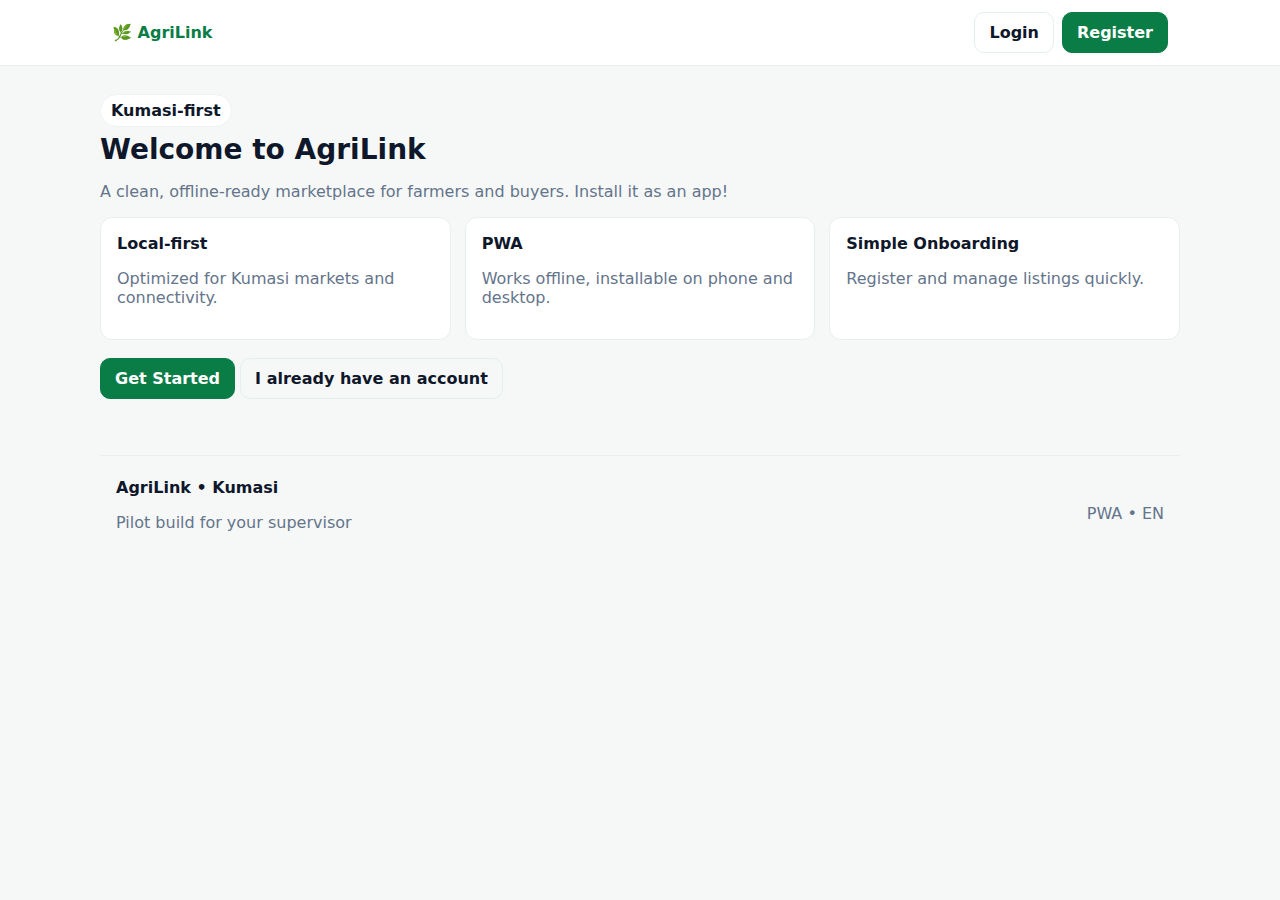
<file: index.html>
<!doctype html>
<html lang="en">
<head>
  <meta charset="utf-8"/>
  <meta name="viewport" content="width=device-width,initial-scale=1"/>
  <title>AgriLink • Kumasi</title>
  <meta name="theme-color" content="#0a7d47">
  <link rel="manifest" href="./manifest.json">
  <link rel="stylesheet" href="./style.css">
</head>
<body>
  <header class="nav">
    <div class="container row">
      <a class="brand" href="./index.html">🌿 AgriLink</a>
      <div style="display:flex;gap:8px">
        <a class="btn" href="./login.html">Login</a>
        <a class="btn primary" href="./register.html">Register</a>
      </div>
    </div>
  </header>

  <main class="container hero">
    <span class="badge">Kumasi-first</span>
    <h1>Welcome to AgriLink</h1>
    <p class="muted">A clean, offline-ready marketplace for farmers and buyers. Install it as an app!</p>
    <div class="grid cols-3" style="margin-top:16px">
      <div class="card"><strong>Local-first</strong><p class="muted">Optimized for Kumasi markets and connectivity.</p></div>
      <div class="card"><strong>PWA</strong><p class="muted">Works offline, installable on phone and desktop.</p></div>
      <div class="card"><strong>Simple Onboarding</strong><p class="muted">Register and manage listings quickly.</p></div>
    </div>
    <div style="margin-top:18px">
      <a class="btn primary" href="./register.html">Get Started</a>
      <a class="btn" href="./login.html">I already have an account</a>
    </div>
  </main>

  <footer class="footer container">
    <div><strong>AgriLink • Kumasi</strong><p class="muted">Pilot build for your supervisor</p></div>
    <div class="muted">PWA • EN</div>
  </footer>

  <div id="toast" class="toast"></div>
  <script src="./main.js" defer></script>
</body>
</html>
</file>
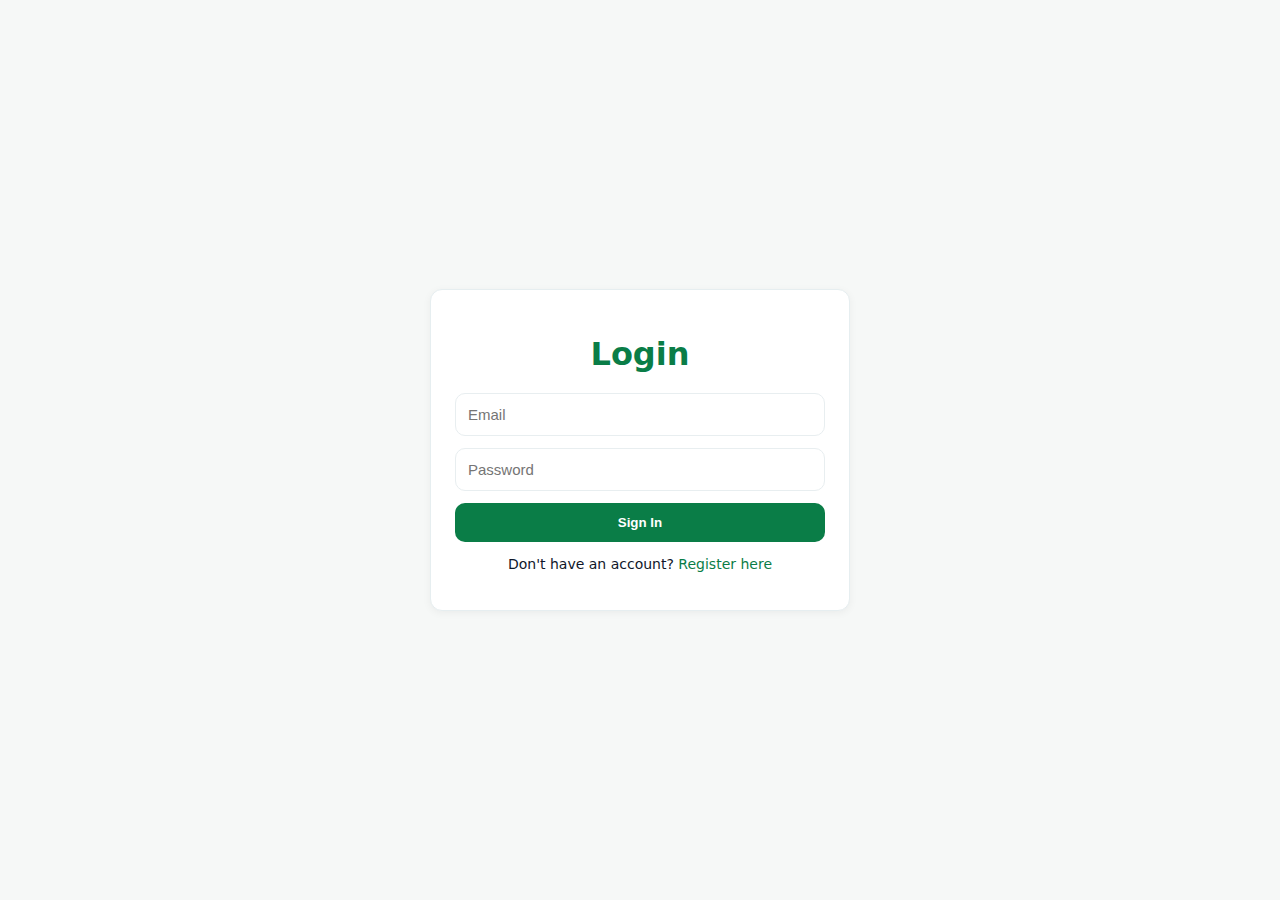
<file: dashboard.html>
<!doctype html>
<html lang="en">
<head>
  <meta charset="utf-8"/>
  <meta name="viewport" content="width=device-width,initial-scale=1"/>
  <title>Dashboard • AgriLink</title>
  <meta name="theme-color" content="#0a7d47">
  <link rel="manifest" href="./manifest.json">
  <link rel="stylesheet" href="./style.css">
</head>
<body>
  <header class="nav">
    <div class="container row">
      <a class="brand" href="./index.html">🌿 AgriLink</a>
      <div style="display:flex;gap:8px">
        <span id="whoami" class="muted"></span>
        <a class="btn" href="#" id="logoutBtn">Logout</a>
      </div>
    </div>
  </header>

  <main class="container">
    <h2>Dashboard</h2>
    <p class="muted">Add your farm products (stored locally for demo; later we connect PHP/MySQL).</p>

    <div class="card">
      <h3>New Product</h3>
      <form id="productForm" class="auth-card" style="box-shadow:none;border:none;padding:0;max-width:none">
        <input id="pName" type="text" placeholder="Product name (e.g., Tomatoes)" required>
        <textarea id="pDesc" rows="3" placeholder="Short description"></textarea>
        <input id="pPrice" type="number" min="0" step="0.01" placeholder="Price (GHS)" required>
        <input id="pImage" type="file" accept="image/*">
        <button type="submit">Add Product</button>
      </form>
    </div>

    <div class="card" style="margin-top:14px">
      <h3>My Products</h3>
      <table class="table">
        <thead><tr><th>Image</th><th>Name</th><th>Price (GHS)</th><th>Description</th><th>Action</th></tr></thead>
        <tbody id="productsTbody"></tbody>
      </table>
    </div>
  </main>

  <div id="toast" class="toast"></div>
  <script src="./main.js" defer></script>
</body>
</html>
</file>
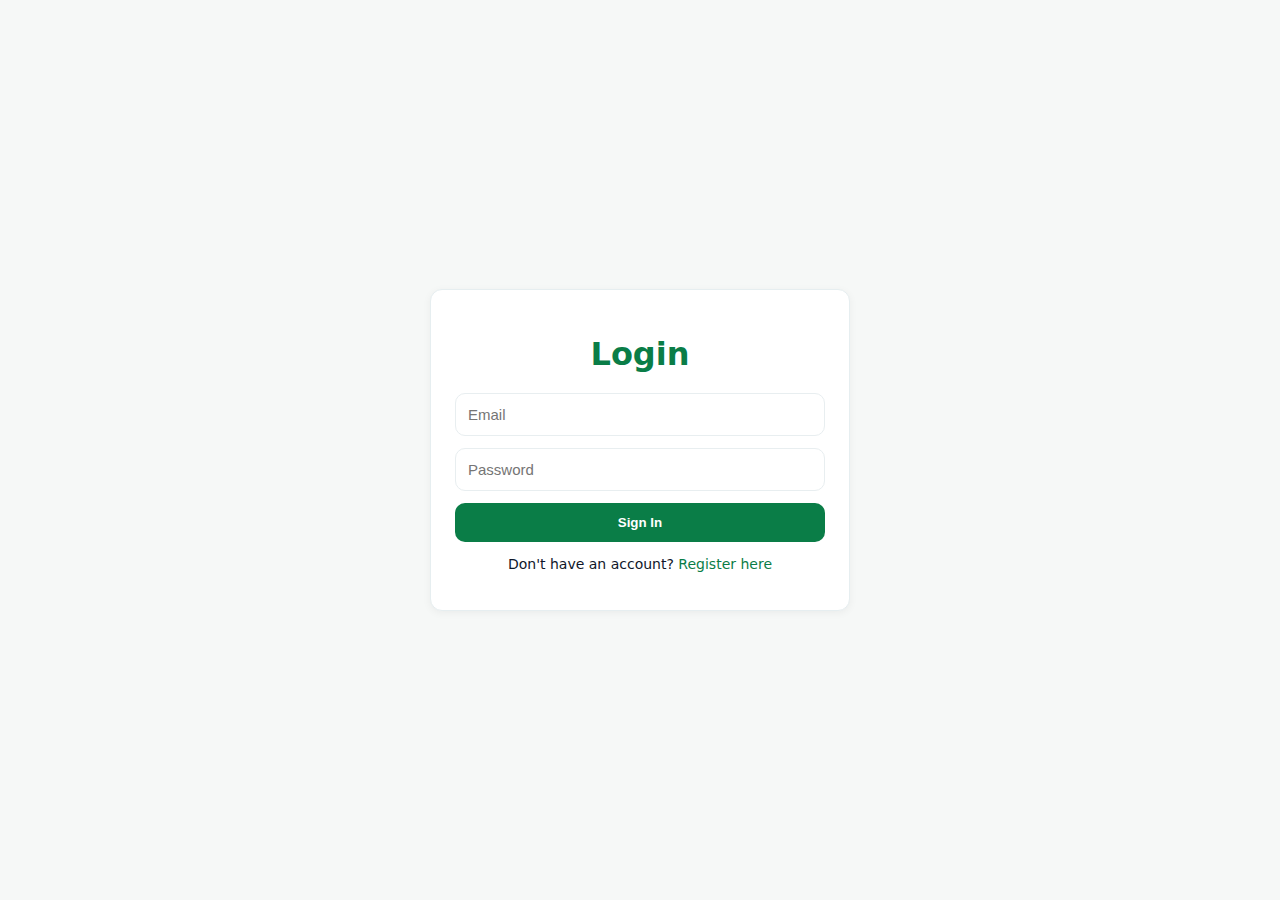
<file: login.html>
<!doctype html>
<html lang="en">
<head>
  <meta charset="utf-8"/>
  <meta name="viewport" content="width=device-width,initial-scale=1"/>
  <title>Login • AgriLink</title>
  <meta name="theme-color" content="#0a7d47">
  <link rel="manifest" href="./manifest.json">
  <link rel="stylesheet" href="./style.css">
</head>
<body class="auth-page">
  <div class="auth-card">
    <h1>Login</h1>
    <form id="loginForm">
      <input id="loginEmail" type="email" placeholder="Email" required>
      <input id="loginPassword" type="password" placeholder="Password" required>
      <button type="submit">Sign In</button>
    </form>
    <p>Don't have an account? <a href="./register.html">Register here</a></p>
  </div>
  <script src="./main.js" defer></script>
</body>
</html>
</file>
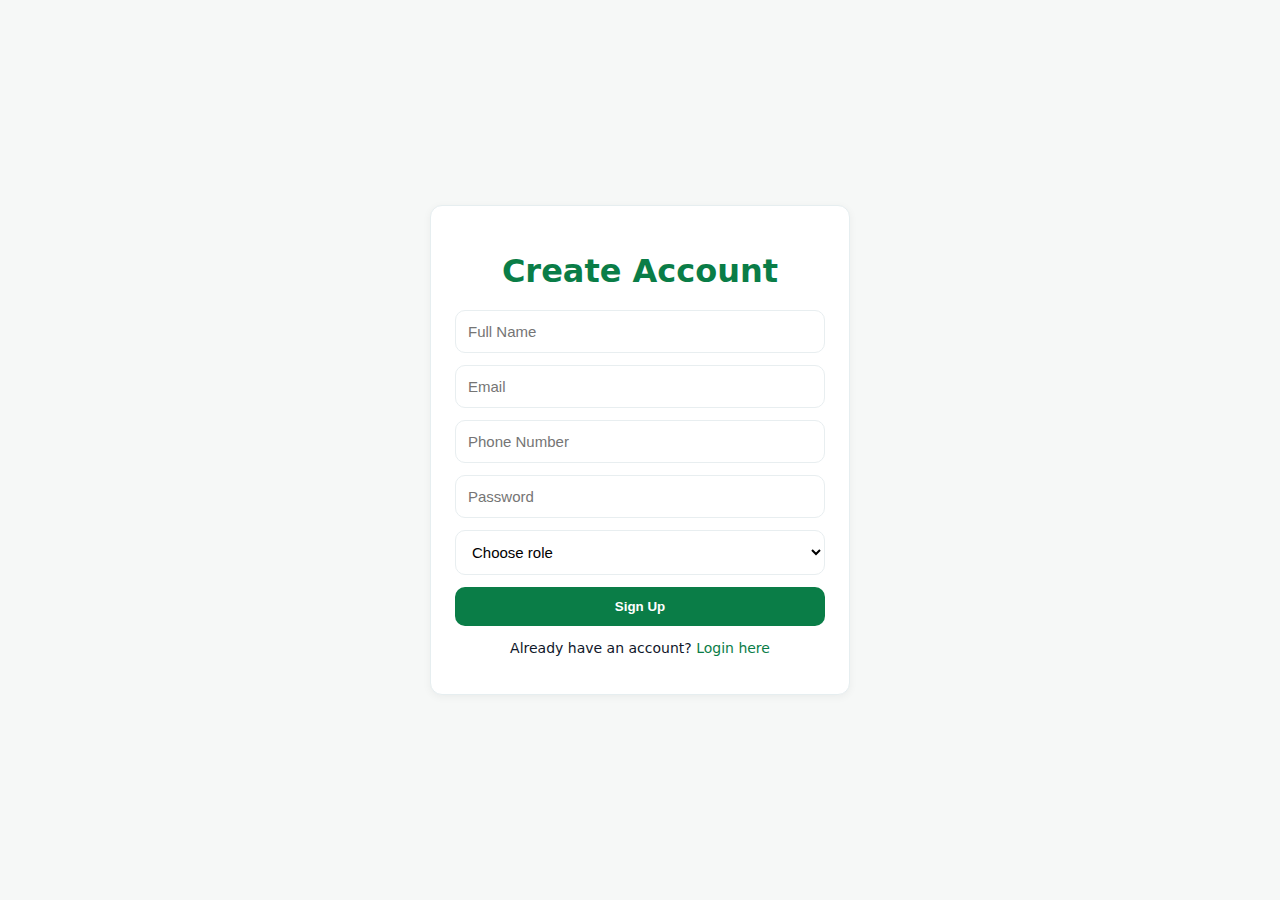
<file: register.html>
<!doctype html>
<html lang="en">
<head>
  <meta charset="utf-8"/>
  <meta name="viewport" content="width=device-width,initial-scale=1"/>
  <title>Register • AgriLink</title>
  <meta name="theme-color" content="#0a7d47">
  <link rel="manifest" href="./manifest.json">
  <link rel="stylesheet" href="./style.css">
</head>
<body class="auth-page">
  <div class="auth-card">
    <h1>Create Account</h1>
    <form id="regForm">
      <input id="fullName" type="text" placeholder="Full Name" required>
      <input id="email" type="email" placeholder="Email" required>
      <input id="phone" type="tel" placeholder="Phone Number" required>
      <input id="password" type="password" placeholder="Password" required>
      <select id="role" required>
        <option value="">Choose role</option>
        <option value="farmer">Farmer</option>
        <option value="buyer">Buyer</option>
      </select>
      <button type="submit">Sign Up</button>
    </form>
    <p>Already have an account? <a href="./login.html">Login here</a></p>
  </div>
  <script src="./main.js" defer></script>
</body>
</html>
</file>
<file: style.css>
:root{
  --brand:#0a7d47;
  --brand-2:#0ecf78;
  --bg:#f6f8f7;
  --card:#ffffff;
  --muted:#64748b;
  --ink:#0f172a;
}
*{box-sizing:border-box}
html,body{height:100%;margin:0;font-family:Inter,system-ui,-apple-system,Segoe UI,Roboto,Arial,sans-serif;background:var(--bg);color:var(--ink)}
.container{max-width:1080px;margin:0 auto;padding:16px}
.nav{position:sticky;top:0;background:var(--card);border-bottom:1px solid #e6eef0;z-index:50}
.nav .row{display:flex;align-items:center;justify-content:space-between;gap:12px;padding:12px}
.brand{font-weight:800;color:var(--brand);display:flex;align-items:center;gap:8px;text-decoration:none}
.btn{display:inline-flex;align-items:center;gap:8px;padding:10px 14px;border-radius:10px;border:1px solid #e6eef0;background:transparent;cursor:pointer;font-weight:600;text-decoration:none;color:inherit}
.btn.primary{background:var(--brand);color:white;border-color:var(--brand)}
.hero{padding:28px 0}
.hero h1{font-size:28px;margin:6px 0}
.muted{color:var(--muted)}
.grid{display:grid;gap:14px}
.grid.cols-3{grid-template-columns:repeat(auto-fit,minmax(240px,1fr))}
.card{background:var(--card);border-radius:12px;padding:16px;border:1px solid #e8eef0}
.footer{display:flex;align-items:center;justify-content:space-between;padding:22px 16px;border-top:1px solid #e8eef0;margin-top:28px}
.toast{position:fixed;left:50%;transform:translateX(-50%);bottom:18px;background:#0f172a;color:#fff;padding:10px 16px;border-radius:10px;display:none}
.auth-page{display:flex;align-items:center;justify-content:center;min-height:100vh;padding:16px}
.auth-card{background:var(--card);border-radius:12px;padding:24px;width:100%;max-width:420px;border:1px solid #e6eef0;box-shadow:0 2px 8px rgba(0,0,0,0.05)}
.auth-card h1{text-align:center;margin-bottom:20px;color:var(--brand)}
.auth-card form{display:flex;flex-direction:column;gap:12px}
.auth-card input,.auth-card select, .auth-card textarea{padding:12px;border:1px solid #e8eef0;border-radius:10px;outline:none;font-size:15px;background:#fff}
.auth-card button{padding:12px;background:var(--brand);color:#fff;border:none;border-radius:10px;font-weight:600;cursor:pointer}
.auth-card button:hover{background:var(--brand-2)}
.auth-card p{text-align:center;font-size:14px}
.auth-card a{color:var(--brand);text-decoration:none}
.auth-card a:hover{text-decoration:underline}
.toolbar{display:flex;gap:10px;flex-wrap:wrap;margin-bottom:12px}
.table{width:100%;border-collapse:collapse}
.table th,.table td{padding:10px;border-bottom:1px solid #eef2f3;text-align:left}
.badge{display:inline-block;padding:6px 10px;border-radius:999px;border:1px solid #eef2f3;background:#fff;font-weight:700}
</file>
